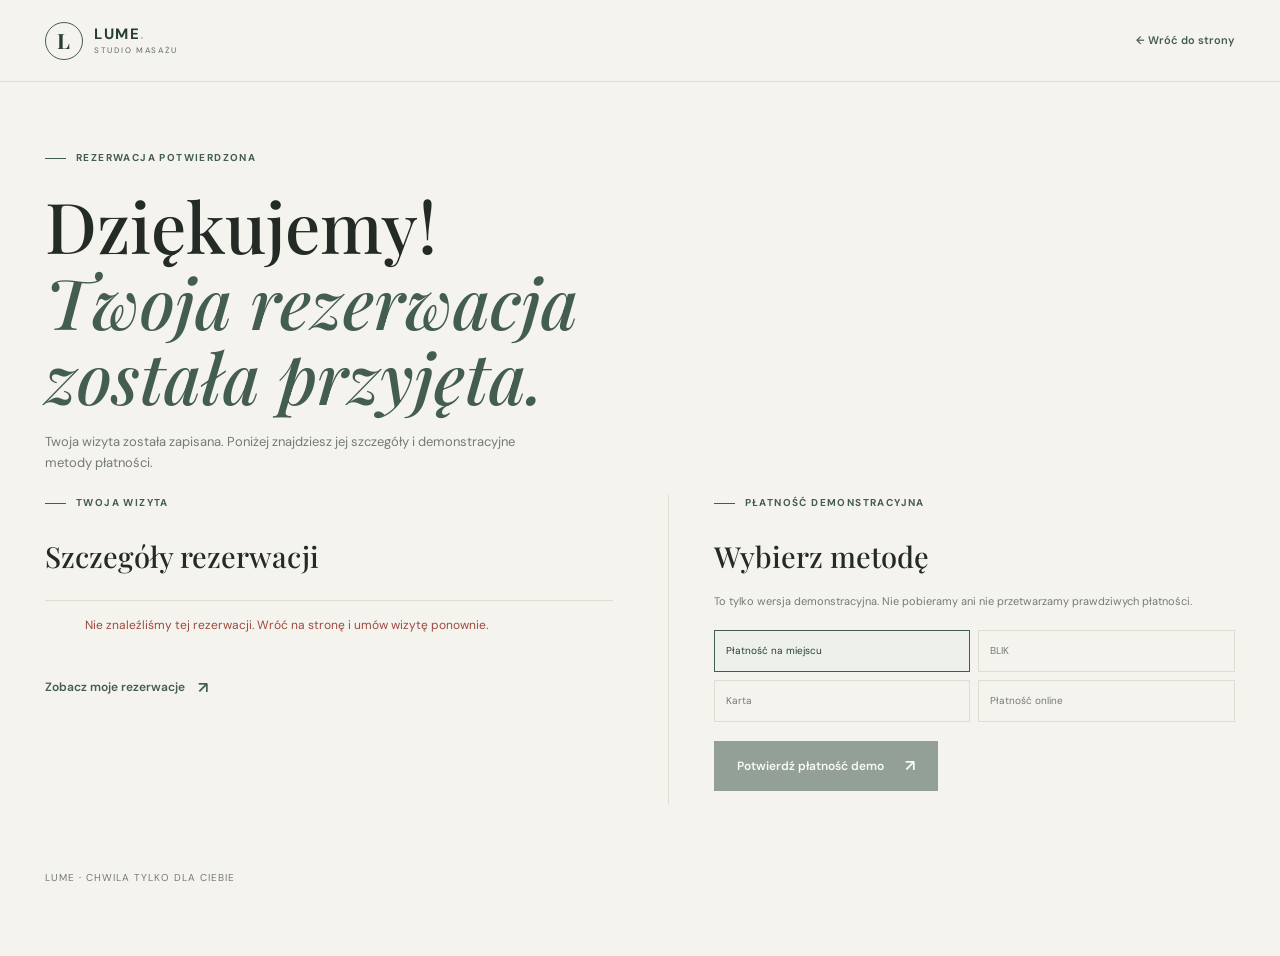
<file: payment.html>
<!doctype html>
<html lang="pl">
  <head>
    <meta charset="UTF-8" />
    <meta name="viewport" content="width=device-width, initial-scale=1.0" />
    <meta name="theme-color" content="#f5f3ee" />
    <meta
      name="description"
      content="Podsumowanie rezerwacji i demonstracyjna płatność w studio masażu LUME."
    />
    <title>Płatność — LUME studio masażu</title>
    <link rel="preconnect" href="https://fonts.googleapis.com" />
    <link rel="preconnect" href="https://fonts.gstatic.com" crossorigin />
    <link
      href="https://fonts.googleapis.com/css2?family=DM+Sans:wght@400;500;600;700&family=Manrope:wght@400;500;600;700&family=Playfair+Display:wght@500;600&display=swap"
      rel="stylesheet"
    />
    <link rel="stylesheet" href="style.css" />
    <script src="payment.js" defer></script>
  </head>
  <body class="payment-page">
    <header class="payment-header">
      <div class="container payment-header-inner">
        <a
          class="payment-brand"
          href="index.html"
          aria-label="LUME — strona główna"
          ><span class="brand-mark" aria-hidden="true">L</span
          ><span
            >LUME<span class="brand-dot">.</span
            ><small>studio masażu</small></span
          ></a
        >
        <a class="payment-back" href="index.html#booking">← Wróć do strony</a>
      </div>
    </header>
    <main class="payment-main container">
      <div class="payment-page-heading">
        <p class="eyebrow"><span></span> Rezerwacja potwierdzona</p>
        <h1>Dziękujemy!<br /><em>Twoja rezerwacja została przyjęta.</em></h1>
        <p>
          Twoja wizyta została zapisana. Poniżej znajdziesz jej szczegóły i
          demonstracyjne metody płatności.
        </p>
      </div>
      <p
        class="notification-status"
        id="notification-status"
        role="status"
        aria-live="polite"
      ></p>
      <div class="payment-page-grid">
        <section class="payment-details" aria-labelledby="details-title">
          <p class="eyebrow"><span></span> Twoja wizyta</p>
          <h2 id="details-title">Szczegóły rezerwacji</h2>
          <dl class="payment-summary" id="payment-summary"></dl>
          <a class="text-link" href="index.html#my-bookings"
            >Zobacz moje rezerwacje <span aria-hidden="true">↗</span></a
          >
        </section>
        <section class="payment-methods" aria-labelledby="methods-title">
          <p class="eyebrow"><span></span> Płatność demonstracyjna</p>
          <h2 id="methods-title">Wybierz metodę</h2>
          <p class="payment-disclaimer">
            To tylko wersja demonstracyjna. Nie pobieramy ani nie przetwarzamy
            prawdziwych płatności.
          </p>
          <form id="payment-form">
            <fieldset class="payment-options">
              <legend class="visually-hidden">Metoda płatności</legend>
              <label
                ><input
                  type="radio"
                  name="payment"
                  value="Płatność na miejscu"
                  checked
                /><span>Płatność na miejscu</span></label
              >
              <label
                ><input type="radio" name="payment" value="BLIK" /><span
                  >BLIK</span
                ></label
              >
              <label
                ><input type="radio" name="payment" value="Karta" /><span
                  >Karta</span
                ></label
              >
              <label
                ><input
                  type="radio"
                  name="payment"
                  value="Płatność online"
                /><span>Płatność online</span></label
              >
            </fieldset>
            <button class="button" id="pay-button" type="submit">
              Potwierdź płatność demo <span aria-hidden="true">↗</span>
            </button>
            <p
              class="payment-result"
              id="payment-result"
              role="status"
              aria-live="polite"
            ></p>
          </form>
        </section>
      </div>
      <p class="payment-page-note">
        LUME <span>·</span> Chwila tylko dla Ciebie
      </p>
    </main>
  </body>
</html>
</file>
<file: style.css>
:root {
  color-scheme: light;
  --paper: #f5f3ee;
  --white: #fffefa;
  --ink: #242b27;
  --muted: #737b74;
  --line: #dcded6;
  --green: #435d50;
  --deep-green: #263e34;
  --sage: #bac7b8;
  --serif: "Playfair Display", Georgia, serif;
  --sans: "DM Sans", "Manrope", sans-serif;
}
* {
  box-sizing: border-box;
}
html {
  scroll-behavior: smooth;
  scroll-padding-top: 82px;
}
body {
  margin: 0;
  background: var(--paper);
  color: var(--ink);
  font-family: var(--sans);
  font-size: 15px;
  line-height: 1.6;
}
body,
button,
input,
select,
textarea {
  font-family: var(--sans);
}
a {
  color: inherit;
  text-decoration: none;
}
button,
input,
select,
textarea {
  font-size: inherit;
}
button,
a {
  -webkit-tap-highlight-color: transparent;
}
button {
  color: inherit;
}
.container {
  width: min(1190px, calc(100% - 64px));
  margin-inline: auto;
}
.section-space {
  padding: 112px 0;
}
.site-header {
  position: absolute;
  inset: 0 0 auto;
  z-index: 5;
  height: 82px;
  color: var(--white);
  border-bottom: 1px solid rgb(255 255 255 / 22%);
}
.header-inner,
.main-nav,
.brand {
  display: flex;
  align-items: center;
}
.header-inner {
  height: 100%;
  justify-content: space-between;
}
.brand {
  gap: 11px;
}
.brand-mark {
  display: grid;
  width: 38px;
  height: 38px;
  place-items: center;
  border: 1px solid rgb(255 255 255 / 68%);
  border-radius: 50%;
  font-family: var(--serif);
  font-size: 21px;
}
.brand-name {
  font-weight: 700;
  font-size: 16px;
  letter-spacing: 1.7px;
  line-height: 1.1;
}
.brand-dot,
.footer-brand span {
  color: #c6d0ad;
}
.brand-name small {
  display: block;
  margin-top: 4px;
  font-size: 8px;
  font-weight: 500;
  letter-spacing: 2.1px;
  text-transform: uppercase;
}
.main-nav {
  gap: clamp(14px, 2vw, 27px);
  font-size: 12px;
}
.main-nav > a:not(.button) {
  color: rgb(255 254 250 / 85%);
  transition: color 0.2s;
}
.main-nav > a:not(.button):hover {
  color: #d3ddb9;
}
.button {
  display: inline-flex;
  min-height: 50px;
  align-items: center;
  justify-content: center;
  gap: 21px;
  padding: 0 22px;
  border: 1px solid var(--green);
  background: var(--green);
  color: white;
  font-size: 12px;
  font-weight: 600;
  cursor: pointer;
  transition:
    background 0.2s,
    color 0.2s,
    transform 0.2s;
}
.button:hover {
  background: var(--deep-green);
  border-color: var(--deep-green);
  transform: translateY(-2px);
}
.button span {
  font-size: 16px;
  line-height: 1;
}
.button-small {
  min-height: 40px;
  padding-inline: 16px;
}
.nav-book {
  border-color: rgb(255 255 255 / 65%);
  background: transparent;
}
.nav-book:hover {
  border-color: var(--sage);
  background: var(--sage);
  color: var(--ink);
}
.menu-toggle {
  display: none;
}
.hero {
  position: relative;
  display: flex;
  min-height: 690px;
  height: min(840px, 100svh);
  align-items: center;
  overflow: hidden;
  background: #374b40;
  color: var(--white);
}
.hero-image,
.hero-shade {
  position: absolute;
  inset: 0;
  width: 100%;
  height: 100%;
}
.hero-image {
  object-fit: cover;
  object-position: center 54%;
  animation: image-arrive 1s ease-out both;
}
.hero-shade {
  background:
    linear-gradient(
      90deg,
      rgb(23 37 30 / 78%) 0%,
      rgb(23 37 30 / 61%) 47%,
      rgb(23 37 30 / 13%) 100%
    ),
    linear-gradient(0deg, rgb(20 34 27 / 22%), transparent 40%);
}
.hero-content {
  position: relative;
  padding-top: 55px;
  animation: content-arrive 0.8s 0.15s both;
}
.eyebrow {
  display: flex;
  align-items: center;
  gap: 10px;
  margin: 0 0 22px;
  color: var(--green);
  font-size: 10px;
  font-weight: 700;
  letter-spacing: 1.4px;
  text-transform: uppercase;
}
.eyebrow > span {
  width: 21px;
  height: 1px;
  background: currentColor;
}
.light-eyebrow {
  color: #e0e5d6;
}
h1,
h2,
blockquote {
  margin: 0;
  font-family: var(--serif);
  font-weight: 500;
}
.hero h1 {
  max-width: 780px;
  font-size: clamp(54px, 7.4vw, 96px);
  line-height: 1.04;
  letter-spacing: 0;
}
h1 em,
h2 em,
blockquote em {
  color: #c8d2b3;
  font-weight: 500;
}
.hero-copy {
  max-width: 440px;
  margin: 25px 0 30px;
  color: rgb(255 254 250 / 82%);
  font-size: 14px;
  line-height: 1.8;
}
.hero-actions,
.contact-actions {
  display: flex;
  align-items: center;
  gap: 28px;
}
.button-light {
  border-color: var(--white);
  background: var(--white);
  color: var(--ink);
}
.button-light:hover {
  border-color: #d6ddcb;
  background: #d6ddcb;
  color: var(--ink);
}
.text-link {
  display: inline-flex;
  align-items: center;
  gap: 13px;
  color: var(--green);
  font-size: 12px;
  font-weight: 600;
}
.text-link span {
  font-size: 16px;
  transition: transform 0.2s;
}
.text-link:hover span {
  transform: translate(3px, -2px);
}
.light-link {
  color: var(--white);
}
.hero-note {
  position: absolute;
  right: 0;
  bottom: 7px;
  display: flex;
  align-items: center;
  gap: 13px;
  color: rgb(255 254 250 / 76%);
  font-size: 10px;
  line-height: 1.6;
}
.note-line {
  width: 34px;
  height: 1px;
  background: #c8d2b3;
}
.hero-scroll {
  position: absolute;
  right: max(32px, calc((100vw - 1190px) / 2));
  bottom: 28px;
  display: grid;
  width: 38px;
  height: 38px;
  place-items: center;
  border: 1px solid rgb(255 255 255 / 50%);
  border-radius: 50%;
  color: white;
}
.intro-grid {
  display: grid;
  grid-template-columns: 1fr 1.5fr 0.55fr;
  align-items: start;
  gap: 40px;
}
.intro-grid > .eyebrow {
  margin-top: 10px;
}
.intro-text h2,
.section-heading h2,
.booking-intro h2,
.confirmation-message h2,
.contact-layout h2 {
  font-size: clamp(42px, 5vw, 64px);
  line-height: 1.12;
}
.intro-text h2 em,
.section-heading h2 em,
.booking-intro h2 em,
.confirmation-message h2 em {
  color: var(--green);
}
.intro-text > p {
  max-width: 525px;
  margin: 23px 0 24px;
  color: var(--muted);
  font-size: 14px;
  line-height: 1.9;
}
.intro-index {
  display: flex;
  align-items: center;
  gap: 13px;
  justify-self: end;
  margin-top: 12px;
  color: var(--muted);
  font-size: 10px;
  white-space: nowrap;
}
.intro-index > span:first-child {
  color: var(--green);
  font-family: var(--serif);
  font-size: 18px;
}
.index-rule {
  width: 35px;
  height: 1px;
  background: var(--line);
}
.services {
  background: #eceee7;
}
.section-heading {
  display: flex;
  align-items: end;
  justify-content: space-between;
  gap: 30px;
  margin-bottom: 42px;
}
.section-heading .eyebrow {
  margin-bottom: 15px;
}
.section-heading h2 {
  font-size: clamp(40px, 5vw, 58px);
}
.section-heading h2 em {
  color: var(--green);
}
.heading-aside {
  max-width: 275px;
  margin: 0 0 5px;
  color: var(--muted);
  font-size: 12px;
  line-height: 1.8;
}
.service-grid {
  display: grid;
  grid-template-columns: repeat(3, minmax(0, 1fr));
  gap: 14px;
}
.service-card {
  position: relative;
  display: flex;
  min-height: 264px;
  flex-direction: column;
  padding: 25px 26px 22px;
  border: 1px solid #d9ded5;
  background: rgb(255 254 250 / 72%);
  transition:
    border-color 0.2s,
    transform 0.2s,
    box-shadow 0.2s;
}
.service-card:hover {
  transform: translateY(-4px);
  border-color: #9cab99;
  box-shadow: 0 14px 28px rgb(46 65 53 / 7%);
}
.service-number {
  position: absolute;
  top: 25px;
  right: 25px;
  color: #a0a99e;
  font-family: var(--serif);
  font-size: 14px;
}
.service-card h3 {
  max-width: calc(100% - 36px);
  margin: 0 0 10px;
  font-family: var(--serif);
  font-size: 23px;
  font-weight: 500;
}
.service-card > p {
  min-height: 43px;
  margin: 0 0 18px;
  color: var(--muted);
  font-size: 11px;
  line-height: 1.7;
}
.service-prices {
  display: flex;
  flex-wrap: wrap;
  gap: 7px;
  margin: auto 0 17px;
}
.price-chip {
  display: inline-flex;
  min-height: 28px;
  align-items: center;
  gap: 6px;
  padding: 0 8px;
  border: 1px solid var(--line);
  color: var(--muted);
  font-size: 10px;
}
.price-chip strong {
  color: var(--ink);
  font-size: 10px;
}
.service-footer {
  display: flex;
  align-items: center;
  justify-content: space-between;
  border-top: 1px solid var(--line);
  padding-top: 13px;
}
.service-footer .text-link {
  font-size: 11px;
}
.service-starting {
  color: var(--green);
  font-family: var(--serif);
  font-size: 16px;
}
.quote-band {
  position: relative;
  overflow: hidden;
  padding: 100px 0;
  background: var(--deep-green);
  color: var(--white);
}
.quote-band::after {
  position: absolute;
  top: -130px;
  right: 2%;
  width: 420px;
  height: 420px;
  border: 1px solid rgb(215 226 205 / 13%);
  border-radius: 50%;
  content: "";
  box-shadow:
    0 0 0 40px rgb(215 226 205 / 3%),
    0 0 0 80px rgb(215 226 205 / 3%);
}
.quote-inner {
  position: relative;
  z-index: 1;
  text-align: center;
}
.quote-mark {
  color: #c8d2b3;
  font-family: var(--serif);
  font-size: 50px;
  line-height: 0.8;
}
blockquote {
  margin: 17px 0 19px;
  font-size: clamp(37px, 5.4vw, 64px);
  line-height: 1.2;
}
.quote-caption {
  color: #becbb8;
  font-size: 9px;
  letter-spacing: 1.6px;
  text-transform: uppercase;
}
.booking-layout {
  display: grid;
  grid-template-columns: 0.78fr 1.22fr;
  gap: clamp(45px, 8vw, 115px);
  align-items: start;
}
.booking-intro > p:not(.eyebrow) {
  max-width: 330px;
  margin: 20px 0 34px;
  color: var(--muted);
  font-size: 13px;
  line-height: 1.8;
}
.hours-block {
  max-width: 330px;
  border-top: 1px solid var(--line);
  padding-top: 16px;
}
.hours-block h3 {
  margin: 0 0 13px;
  font-size: 11px;
  font-weight: 700;
}
.hours-block p {
  display: flex;
  justify-content: space-between;
  gap: 10px;
  margin: 8px 0;
  color: var(--muted);
  font-size: 10px;
}
.hours-block p span:last-child {
  color: var(--ink);
}
.booking-form {
  padding: 28px;
  background: var(--white);
  border: 1px solid #e7e7df;
}
.form-heading {
  display: flex;
  align-items: center;
  justify-content: space-between;
  gap: 15px;
  margin-bottom: 25px;
  padding-bottom: 15px;
  border-bottom: 1px solid var(--line);
  font-size: 11px;
  font-weight: 700;
}
.required-note {
  color: #8a9189;
  font-size: 9px;
  font-weight: 400;
}
.form-grid {
  display: grid;
  grid-template-columns: 1fr 1fr;
  gap: 17px 14px;
}
.field {
  display: flex;
  min-width: 0;
  flex-direction: column;
  gap: 7px;
  color: #656e66;
  font-size: 10px;
  font-weight: 600;
}
.field input,
.field select,
.field textarea {
  width: 100%;
  min-height: 43px;
  border: 1px solid #dfe2db;
  border-radius: 0;
  outline: none;
  background: #fffefa;
  color: var(--ink);
  padding: 10px 11px;
  font-size: 11px;
  font-weight: 400;
}
.field textarea {
  min-height: 75px;
  resize: vertical;
}
.field input:focus,
.field select:focus,
.field textarea:focus {
  border-color: var(--green);
  box-shadow: 0 0 0 2px rgb(67 93 80 / 10%);
}
.field input::placeholder,
.field textarea::placeholder {
  color: #a1a79f;
}
.field select:disabled {
  color: #999f98;
  background: #f4f4ef;
}
.field-wide {
  grid-column: 1 / -1;
}
.form-bottom {
  display: flex;
  align-items: center;
  justify-content: space-between;
  gap: 14px;
  margin-top: 22px;
}
.form-total {
  margin: 0;
  color: var(--green);
  font-family: var(--serif);
  font-size: 16px;
}
.form-bottom .button {
  min-height: 46px;
  padding-inline: 16px;
  font-size: 10px;
}
.privacy-consent {
  display: flex;
  align-items: flex-start;
  gap: 9px;
  margin-top: 16px;
  color: var(--muted);
  font-size: 10px;
  line-height: 1.6;
}
.privacy-consent input {
  width: 15px;
  height: 15px;
  flex: 0 0 auto;
  margin: 1px 0 0;
  accent-color: var(--green);
}
.booking-form .button:disabled {
  cursor: wait;
  opacity: 0.65;
}
.form-feedback {
  min-height: 0;
  margin: 0;
  color: #a24437;
  font-size: 11px;
}
.form-feedback:not(:empty) {
  margin-top: 13px;
}
.confirmation-section {
  padding: 68px 0;
  background: #e9eee7;
}
.confirmation-layout {
  display: grid;
  grid-template-columns: 1fr 1fr;
  gap: 70px;
  align-items: center;
}
.confirmation-message h2 {
  font-size: clamp(38px, 4.5vw, 54px);
}
.confirmation-message > p:not(.eyebrow) {
  margin: 17px 0;
  color: var(--muted);
  font-size: 12px;
}
.booking-summary {
  display: grid;
  grid-template-columns: 1fr 1fr;
  gap: 12px 20px;
  max-width: 450px;
  padding-top: 13px;
  border-top: 1px solid #cfd8ce;
}
.summary-item {
  display: flex;
  flex-direction: column;
  gap: 2px;
}
.summary-item span {
  color: var(--muted);
  font-size: 9px;
}
.summary-item strong {
  font-size: 11px;
  font-weight: 600;
}
.payment-demo {
  padding: 27px;
  background: var(--white);
  border: 1px solid #dce2da;
}
.payment-demo .eyebrow {
  margin-bottom: 12px;
}
.payment-demo h3 {
  margin: 0 0 8px;
  font-family: var(--serif);
  font-size: 26px;
  font-weight: 500;
}
.payment-warning {
  margin: 0 0 17px;
  color: var(--muted);
  font-size: 10px;
}
.payment-options {
  display: grid;
  grid-template-columns: 1fr 1fr;
  gap: 8px;
  margin: 0 0 18px;
  padding: 0;
  border: 0;
}
.payment-options label {
  position: relative;
  cursor: pointer;
}
.payment-options input {
  position: absolute;
  width: 1px;
  height: 1px;
  opacity: 0;
}
.payment-options span {
  display: flex;
  min-height: 42px;
  align-items: center;
  padding: 0 11px;
  border: 1px solid var(--line);
  color: var(--muted);
  font-size: 10px;
  transition:
    border-color 0.2s,
    background 0.2s;
}
.payment-options input:checked + span {
  border-color: var(--green);
  background: #eef1eb;
  color: var(--deep-green);
}
.payment-options input:focus-visible + span {
  outline: 2px solid var(--green);
  outline-offset: 2px;
}
.payment-demo .button {
  min-height: 43px;
}
.payment-result {
  display: inline;
  margin-left: 12px;
  color: var(--green);
  font-size: 10px;
}
.my-bookings {
  padding-top: 80px;
}
.bookings-heading {
  margin-bottom: 25px;
}
.booking-count {
  color: var(--muted);
  font-size: 11px;
}
.booking-list {
  display: grid;
  gap: 9px;
}
.booking-empty {
  padding: 24px;
  border: 1px dashed #cbd0c8;
  color: var(--muted);
  font-size: 12px;
  text-align: center;
}
.booking-row {
  display: grid;
  grid-template-columns: 1.05fr 1fr 1fr 0.72fr auto;
  align-items: center;
  gap: 15px;
  padding: 16px 18px;
  border: 1px solid #e1e2da;
  background: var(--white);
}
.booking-cell {
  display: flex;
  min-width: 0;
  flex-direction: column;
  gap: 3px;
}
.booking-cell span {
  color: var(--muted);
  font-size: 9px;
}
.booking-cell strong {
  overflow: hidden;
  font-size: 11px;
  font-weight: 600;
  text-overflow: ellipsis;
  white-space: nowrap;
}
.delete-booking {
  min-height: 34px;
  padding: 0 11px;
  border: 1px solid #d8dcd4;
  background: transparent;
  color: #7f5148;
  font-size: 10px;
  cursor: pointer;
}
.delete-booking:hover {
  border-color: #b67769;
  background: #fbf2ef;
}
.contact-section {
  padding: 75px 0;
  background: var(--deep-green);
  color: var(--white);
}
.contact-layout {
  display: grid;
  grid-template-columns: 1fr 1fr;
  gap: 50px;
  align-items: center;
}
.contact-layout h2 {
  font-size: clamp(48px, 6vw, 72px);
}
.contact-details {
  display: grid;
  gap: 15px;
}
.contact-details > a {
  display: flex;
  flex-direction: column;
  gap: 3px;
  width: fit-content;
}
.contact-details > a span {
  color: #c6d0c1;
  font-size: 10px;
}
.contact-details > a strong {
  font-size: 17px;
  font-weight: 500;
}
.contact-actions {
  margin-top: 12px;
}
.site-footer {
  background: #1e332a;
  color: #dce2d7;
}
.footer-inner {
  display: grid;
  min-height: 83px;
  grid-template-columns: auto 1fr auto auto;
  align-items: center;
  gap: 30px;
}
.footer-brand {
  font-family: var(--serif);
  font-size: 20px;
}
.footer-inner p,
.footer-inner > a:not(.footer-brand) {
  color: #b7c2b6;
  font-size: 10px;
}
.footer-inner small {
  color: #b7c2b6;
  font-size: 9px;
}
.visually-hidden {
  position: absolute;
  width: 1px;
  height: 1px;
  overflow: hidden;
  clip: rect(0, 0, 0, 0);
  white-space: nowrap;
  clip-path: inset(50%);
}
[hidden] {
  display: none !important;
}
@keyframes image-arrive {
  from {
    transform: scale(1.04);
    opacity: 0.6;
  }
  to {
    transform: scale(1);
    opacity: 1;
  }
}
@keyframes content-arrive {
  from {
    transform: translateY(14px);
    opacity: 0;
  }
  to {
    transform: translateY(0);
    opacity: 1;
  }
}
@media (max-width: 980px) {
  .main-nav {
    gap: 13px;
    font-size: 11px;
  }
  .main-nav .button {
    padding-inline: 12px;
  }
  .intro-grid {
    grid-template-columns: 0.8fr 1.5fr;
  }
  .intro-index {
    display: none;
  }
  .booking-row {
    grid-template-columns: 1fr 1.2fr 0.7fr 0.7fr auto;
  }
  .booking-row .booking-cell:nth-child(5) {
    display: none;
  }
}
@media (max-width: 760px) {
  html {
    scroll-padding-top: 68px;
  }
  .container {
    width: min(100% - 40px, 560px);
  }
  .section-space {
    padding: 78px 0;
  }
  .site-header {
    height: 68px;
  }
  .brand-mark {
    width: 34px;
    height: 34px;
  }
  .menu-toggle {
    display: flex;
    width: 42px;
    height: 42px;
    flex-direction: column;
    justify-content: center;
    gap: 6px;
    border: 1px solid rgb(255 255 255 / 48%);
    background: transparent;
    padding: 0 11px;
    cursor: pointer;
  }
  .menu-toggle span {
    display: block;
    height: 1px;
    background: white;
  }
  .main-nav {
    position: absolute;
    top: 68px;
    right: 0;
    left: 0;
    display: none;
    align-items: stretch;
    gap: 0;
    padding: 8px 20px 18px;
    background: #263e34;
  }
  .main-nav.is-open {
    display: flex;
    flex-direction: column;
  }
  .main-nav > a:not(.button) {
    padding: 11px 0;
    border-bottom: 1px solid rgb(255 255 255 / 12%);
  }
  .main-nav .button {
    align-self: flex-start;
    margin-top: 13px;
  }
  .hero {
    min-height: 680px;
    height: 90svh;
    max-height: 790px;
  }
  .hero-image {
    object-position: 59% center;
  }
  .hero-shade {
    background:
      linear-gradient(90deg, rgb(23 37 30 / 80%), rgb(23 37 30 / 50%) 82%),
      linear-gradient(0deg, rgb(20 34 27 / 26%), transparent 50%);
  }
  .hero-content {
    padding-top: 42px;
  }
  .hero h1 {
    font-size: clamp(51px, 12vw, 76px);
  }
  .hero-copy {
    max-width: 390px;
    font-size: 13px;
  }
  .hero-note,
  .hero-scroll {
    display: none;
  }
  .intro-grid {
    grid-template-columns: 1fr;
    gap: 16px;
  }
  .intro-grid > .eyebrow {
    margin: 0;
  }
  .intro-text h2,
  .section-heading h2,
  .booking-intro h2 {
    font-size: clamp(41px, 10vw, 56px);
  }
  .section-heading {
    align-items: start;
    flex-direction: column;
    gap: 14px;
    margin-bottom: 28px;
  }
  .heading-aside {
    max-width: 400px;
  }
  .service-grid {
    grid-template-columns: 1fr 1fr;
  }
  .service-card {
    min-height: 263px;
    padding: 21px 18px 17px;
  }
  .service-number {
    top: 21px;
    right: 18px;
  }
  .service-card h3 {
    font-size: 20px;
  }
  .price-chip {
    font-size: 9px;
  }
  .quote-band {
    padding: 76px 0;
  }
  .booking-layout,
  .confirmation-layout,
  .contact-layout {
    grid-template-columns: 1fr;
    gap: 38px;
  }
  .booking-intro > p:not(.eyebrow) {
    margin-bottom: 20px;
  }
  .hours-block {
    max-width: 100%;
  }
  .booking-form {
    padding: 22px 18px;
  }
  .confirmation-section {
    padding: 56px 0;
  }
  .confirmation-layout {
    gap: 27px;
  }
  .booking-row {
    grid-template-columns: 1fr 1fr;
    gap: 13px;
  }
  .booking-row .booking-cell:nth-child(5) {
    display: flex;
  }
  .delete-booking {
    justify-self: start;
  }
  .contact-section {
    padding: 63px 0;
  }
  .contact-layout {
    gap: 25px;
  }
  .footer-inner {
    grid-template-columns: 1fr auto;
    gap: 5px 20px;
    padding-block: 18px;
  }
  .footer-inner p {
    margin: 0;
  }
  .footer-inner small {
    grid-column: 1 / -1;
  }
}
@media (max-width: 440px) {
  .container {
    width: calc(100% - 32px);
  }
  .hero-actions {
    align-items: flex-start;
    flex-direction: column;
    gap: 18px;
  }
  .service-grid {
    grid-template-columns: 1fr;
  }
  .service-card {
    min-height: 235px;
  }
  .form-grid {
    grid-template-columns: 1fr;
  }
  .field-wide {
    grid-column: auto;
  }
  .form-bottom {
    align-items: stretch;
    flex-direction: column;
  }
  .form-bottom .button {
    align-self: flex-start;
  }
  .form-heading {
    align-items: flex-start;
    flex-direction: column;
    gap: 4px;
  }
  .booking-summary {
    gap: 10px;
  }
  .payment-demo {
    padding: 22px 18px;
  }
  .contact-actions {
    align-items: flex-start;
    flex-direction: column;
    gap: 19px;
  }
  .contact-details > a strong {
    overflow-wrap: anywhere;
    font-size: 15px;
  }
  .booking-row {
    padding: 14px;
  }
}
@media (prefers-reduced-motion: reduce) {
  *,
  *::before,
  *::after {
    scroll-behavior: auto !important;
    animation-duration: 0.01ms !important;
    animation-iteration-count: 1 !important;
    transition-duration: 0.01ms !important;
  }
}
.payment-page {
  min-height: 100vh;
}
.payment-header {
  height: 82px;
  border-bottom: 1px solid var(--line);
  background: var(--paper);
}
.payment-header-inner,
.payment-brand {
  display: flex;
  align-items: center;
}
.payment-header-inner {
  height: 100%;
  justify-content: space-between;
}
.payment-brand {
  gap: 11px;
  color: var(--deep-green);
  font-size: 15px;
  font-weight: 700;
  letter-spacing: 1.5px;
  line-height: 1.1;
}
.payment-brand .brand-mark {
  border-color: var(--green);
  font-size: 21px;
}
.payment-brand small {
  display: block;
  margin-top: 4px;
  color: var(--muted);
  font-size: 8px;
  font-weight: 500;
  letter-spacing: 1.7px;
  text-transform: uppercase;
}
.payment-back {
  color: var(--green);
  font-size: 11px;
  font-weight: 600;
}
.payment-main {
  padding-top: 68px;
  padding-bottom: 70px;
}
.payment-page-heading {
  max-width: 680px;
  margin-bottom: 47px;
}
.payment-page-heading h1 {
  font-size: clamp(45px, 6vw, 70px);
  line-height: 1.08;
}
.payment-page-heading h1 em {
  color: var(--green);
}
.payment-page-heading > p:last-child {
  max-width: 470px;
  margin: 17px 0 0;
  color: var(--muted);
  font-size: 13px;
}
.notification-status {
  margin: -25px 0 28px;
  color: var(--green);
  font-size: 12px;
}
.payment-page-grid {
  display: grid;
  grid-template-columns: 1fr 1fr;
  gap: 55px;
  align-items: start;
}
.payment-details,
.payment-methods {
  min-width: 0;
}
.payment-methods {
  padding-left: 45px;
  border-left: 1px solid var(--line);
}
.payment-details h2,
.payment-methods h2 {
  margin: 0 0 20px;
  font-family: var(--serif);
  font-size: 29px;
  font-weight: 500;
}
.payment-summary {
  display: grid;
  margin: 0 0 24px;
  border-top: 1px solid var(--line);
}
.payment-summary-row {
  display: flex;
  justify-content: space-between;
  gap: 20px;
  padding: 12px 0;
  border-bottom: 1px solid var(--line);
}
.payment-summary-row dt {
  color: var(--muted);
  font-size: 11px;
}
.payment-summary-row dd {
  margin: 0;
  font-size: 11px;
  font-weight: 600;
  text-align: right;
  overflow-wrap: anywhere;
}
.payment-disclaimer {
  margin: -8px 0 20px;
  color: var(--muted);
  font-size: 11px;
  line-height: 1.7;
}
.payment-methods .payment-options {
  margin-bottom: 19px;
}
.payment-methods .button:disabled {
  cursor: not-allowed;
  opacity: 0.55;
}
.payment-methods .payment-result {
  display: block;
  margin: 13px 0 0;
  font-size: 12px;
  line-height: 1.6;
}
.payment-error {
  padding: 15px 0;
  color: #9d493e;
  font-size: 12px;
}
.payment-page-note {
  margin: 66px 0 0;
  color: var(--muted);
  font-size: 10px;
  letter-spacing: 1px;
  text-transform: uppercase;
}
.payment-page-note span {
  color: var(--green);
}
@media (max-width: 760px) {
  .payment-main {
    padding-top: 48px;
  }
  .payment-page-grid {
    grid-template-columns: 1fr;
    gap: 35px;
  }
  .payment-methods {
    padding: 32px 0 0;
    border-top: 1px solid var(--line);
    border-left: 0;
  }
}
@media (max-width: 440px) {
  .payment-header {
    height: 70px;
  }
  .payment-back {
    font-size: 10px;
  }
  .payment-main {
    padding-top: 38px;
  }
  .payment-page-heading {
    margin-bottom: 35px;
  }
  .payment-page-heading h1 {
    font-size: 46px;
  }
  .payment-details h2,
  .payment-methods h2 {
    font-size: 25px;
  }
  .payment-page-note {
    margin-top: 45px;
  }
}
</file>
